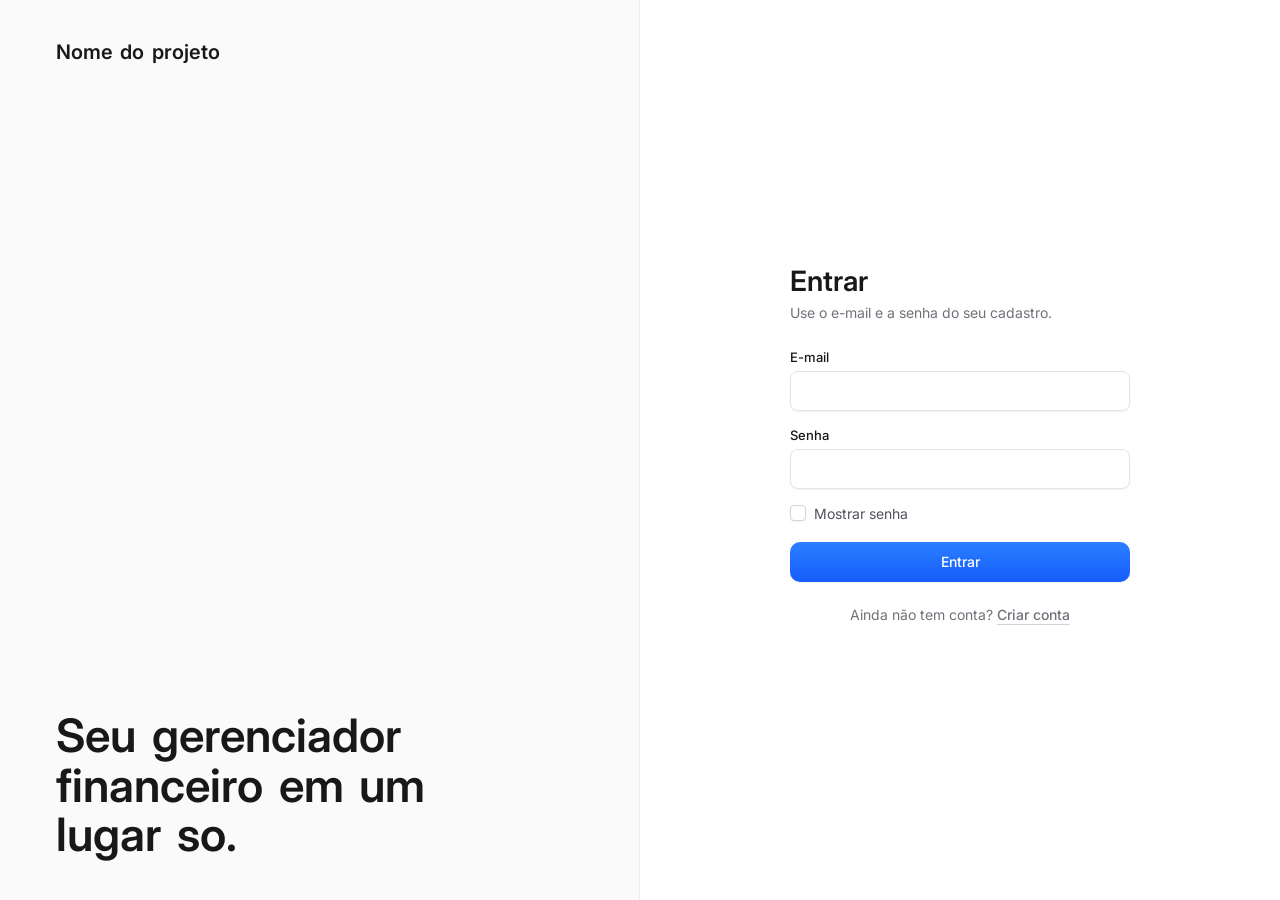
<file: frontend/index.html>
<!DOCTYPE html>
<html lang="pt-BR">
<head>
  <meta charset="utf-8">
  <meta name="viewport" content="width=device-width, initial-scale=1">
  <title>Entrar · Nome do projeto</title>
  <link rel="preconnect" href="https://fonts.googleapis.com">
  <link rel="preconnect" href="https://api.fontshare.com">
  <link href="https://fonts.googleapis.com/css2?family=Inter:wght@400;500;600&display=swap" rel="stylesheet">
  <link href="https://api.fontshare.com/v2/css?f[]=clash-display@500,600&display=swap" rel="stylesheet">
  <link rel="stylesheet" href="css/style.css">
</head>
<body>

<div class="entrada-pagina">

  <section class="entrada-lado">
    <span class="marca">Nome do projeto</span>
    <div>
      <h1>Seu gerenciador financeiro em um lugar so.</h1>
    </div>
  </section>

  <section class="entrada-form">
    <!-- INTEGRAR: enviar via fetch (POST, JSON) para ../api/login.php.
         Sucesso -> window.location = 'logado/dashboard.php'. Erro -> texto em #msg-login. -->
    <form id="form-login" novalidate>
      <h2>Entrar</h2>
      <p class="sub">Use o e-mail e a senha do seu cadastro.</p>

      <div id="msg-login" class="msg erro" role="alert"></div>

      <div class="campo">
        <label for="email">E-mail</label>
        <input type="email" id="email" name="email" maxlength="50" autocomplete="email" required>
      </div>

      <div class="campo">
        <label for="senha">Senha</label>
        <input type="password" id="senha" name="senha" autocomplete="current-password" required>
      </div>

      <label class="caixa">
        <input type="checkbox" data-mostrar-senha>
        <span class="caixa-marca"><svg viewBox="0 0 16 16" fill="none" aria-hidden="true"><path d="M4 7.7002L6.64645 10.3466C6.84171 10.5419 7.15829 10.5419 7.35355 10.3466L12 5.7002" stroke="white" stroke-width="2" stroke-linecap="round" stroke-linejoin="round" pathLength="1"/></svg></span>
        Mostrar senha
      </label>

      <button type="submit" class="btn">Entrar</button>

      <p class="troca">Ainda não tem conta? <a class="link" href="cadastro.html">Criar conta</a></p>
    </form>
  </section>

</div>

<script src="js/app.js"></script>
</body>
</html>
</file>
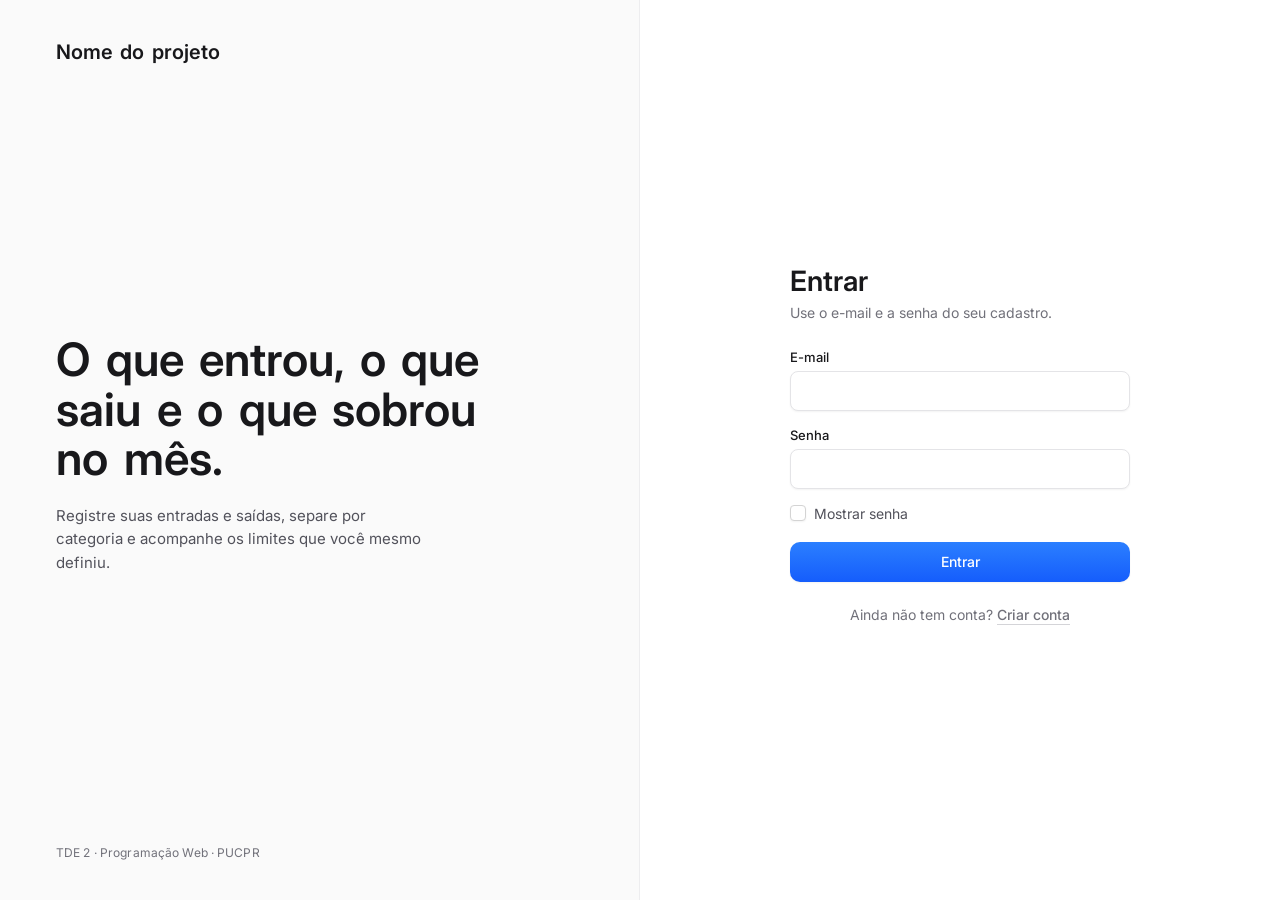
<file: frontend/front-end/index.html>
<!DOCTYPE html>
<html lang="pt-BR">
<head>
  <meta charset="utf-8">
  <meta name="viewport" content="width=device-width, initial-scale=1">
  <title>Entrar · Nome do projeto</title>
  <link rel="preconnect" href="https://fonts.googleapis.com">
  <link rel="preconnect" href="https://api.fontshare.com">
  <link href="https://fonts.googleapis.com/css2?family=Inter:wght@400;500;600&display=swap" rel="stylesheet">
  <link href="https://api.fontshare.com/v2/css?f[]=clash-display@500,600&display=swap" rel="stylesheet">
  <link rel="stylesheet" href="css/style.css">
</head>
<body>

<div class="entrada-pagina">

  <section class="entrada-lado">
    <span class="marca">Nome do projeto</span>
    <div>
      <h1>O que entrou, o que saiu e o que sobrou no mês.</h1>
      <p>Registre suas entradas e saídas, separe por categoria e acompanhe os limites que você mesmo definiu.</p>
    </div>
    <span class="rotulo">TDE 2 · Programação Web · PUCPR</span>
  </section>

  <section class="entrada-form">
    <!-- INTEGRAR: enviar via fetch (POST, JSON) para ../api/login.php.
         Sucesso -> window.location = 'logado/dashboard.php'. Erro -> texto em #msg-login. -->
    <form id="form-login" novalidate>
      <h2>Entrar</h2>
      <p class="sub">Use o e-mail e a senha do seu cadastro.</p>

      <div id="msg-login" class="msg erro" role="alert"></div>

      <div class="campo">
        <label for="email">E-mail</label>
        <input type="email" id="email" name="email" maxlength="50" autocomplete="email" required>
      </div>

      <div class="campo">
        <label for="senha">Senha</label>
        <input type="password" id="senha" name="senha" autocomplete="current-password" required>
      </div>

      <label class="caixa">
        <input type="checkbox" data-mostrar-senha>
        <span class="caixa-marca"><svg viewBox="0 0 16 16" fill="none" aria-hidden="true"><path d="M4 7.7002L6.64645 10.3466C6.84171 10.5419 7.15829 10.5419 7.35355 10.3466L12 5.7002" stroke="white" stroke-width="2" stroke-linecap="round" stroke-linejoin="round" pathLength="1"/></svg></span>
        Mostrar senha
      </label>

      <button type="submit" class="btn">Entrar</button>

      <p class="troca">Ainda não tem conta? <a class="link" href="cadastro.html">Criar conta</a></p>
    </form>
  </section>

</div>

<script src="js/app.js"></script>
</body>
</html>
</file>
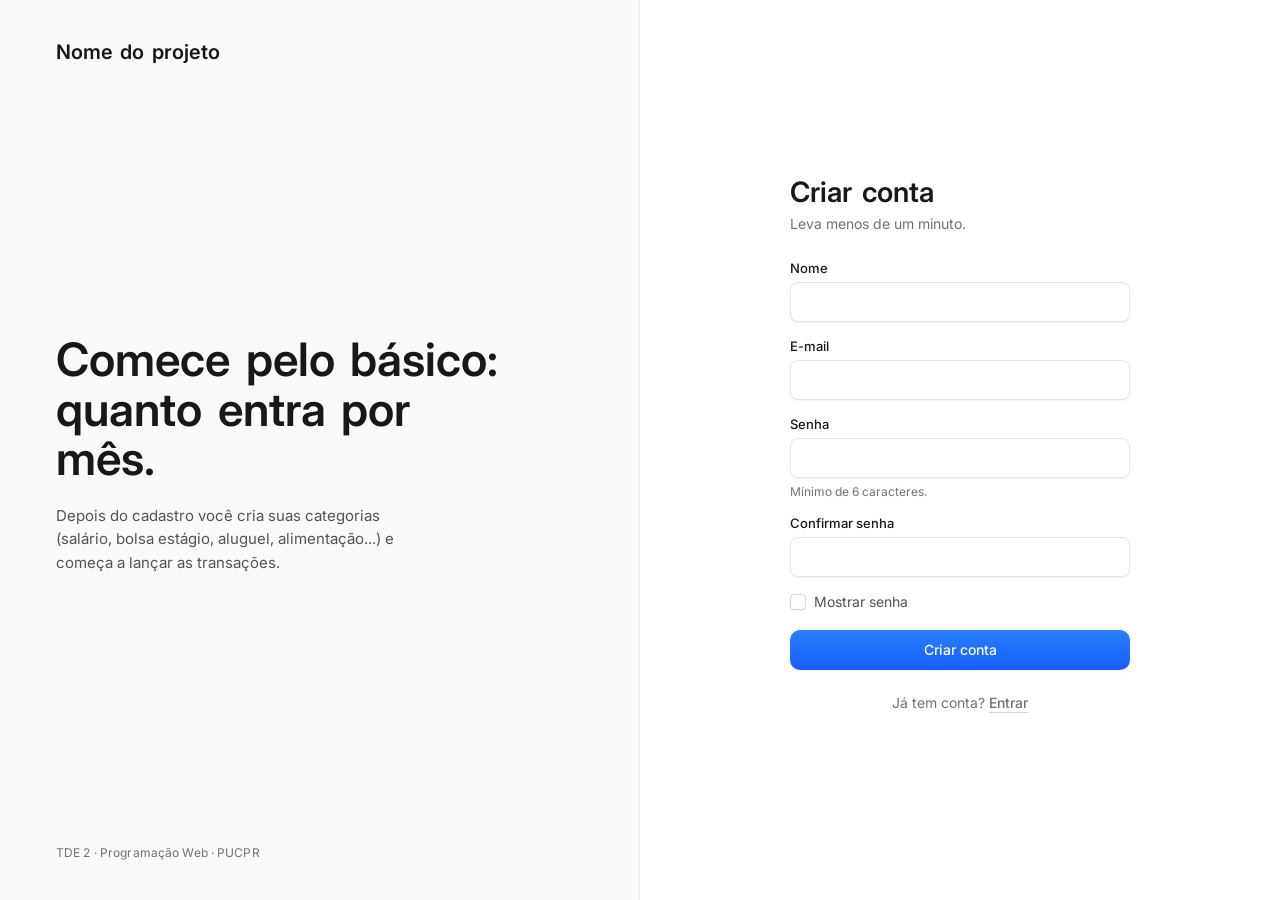
<file: frontend/cadastro.html>
<!DOCTYPE html>
<html lang="pt-BR">
<head>
  <meta charset="utf-8">
  <meta name="viewport" content="width=device-width, initial-scale=1">
  <title>Criar conta · Nome do projeto</title>
  <link rel="preconnect" href="https://fonts.googleapis.com">
  <link rel="preconnect" href="https://api.fontshare.com">
  <link href="https://fonts.googleapis.com/css2?family=Inter:wght@400;500;600&display=swap" rel="stylesheet">
  <link href="https://api.fontshare.com/v2/css?f[]=clash-display@500,600&display=swap" rel="stylesheet">
  <link rel="stylesheet" href="css/style.css">
</head>
<body>

<div class="entrada-pagina">

  <section class="entrada-lado">
    <a class="marca" href="index.html">Nome do projeto</a>
    <div>
      <h1>Comece pelo básico: quanto entra por mês.</h1>
      <p>Depois do cadastro você cria suas categorias (salário, bolsa estágio, aluguel, alimentação...) e começa a lançar as transações.</p>
    </div>
    <span class="rotulo">TDE 2 · Programação Web · PUCPR</span>
  </section>

  <section class="entrada-form">
    <!-- INTEGRAR: fetch (POST, JSON) para ../api/cadastro.php -> INSERT em usuario (senha com password_hash).
         Sucesso -> mensagem em #msg-cadastro (classe "ok") e ir para index.html. -->
    <form id="form-cadastro" novalidate>
      <h2>Criar conta</h2>
      <p class="sub">Leva menos de um minuto.</p>

      <div id="msg-cadastro" class="msg erro" role="alert"></div>

      <div class="campo">
        <label for="nome">Nome</label>
        <input type="text" id="nome" name="nome" maxlength="100" autocomplete="name" required>
      </div>

      <div class="campo">
        <label for="email">E-mail</label>
        <input type="email" id="email" name="email" maxlength="50" autocomplete="email" required>
      </div>

      <div class="campo">
        <label for="senha">Senha</label>
        <input type="password" id="senha" name="senha" minlength="6" autocomplete="new-password" required>
        <span class="dica">Mínimo de 6 caracteres.</span>
      </div>

      <div class="campo">
        <label for="confirmar">Confirmar senha</label>
        <input type="password" id="confirmar" name="confirmar" autocomplete="new-password" required>
      </div>

      <label class="caixa">
        <input type="checkbox" data-mostrar-senha>
        <span class="caixa-marca"><svg viewBox="0 0 16 16" fill="none" aria-hidden="true"><path d="M4 7.7002L6.64645 10.3466C6.84171 10.5419 7.15829 10.5419 7.35355 10.3466L12 5.7002" stroke="white" stroke-width="2" stroke-linecap="round" stroke-linejoin="round" pathLength="1"/></svg></span>
        Mostrar senha
      </label>

      <button type="submit" class="btn">Criar conta</button>

      <p class="troca">Já tem conta? <a class="link" href="index.html">Entrar</a></p>
    </form>
  </section>

</div>

<script src="js/app.js"></script>
</body>
</html>
</file>
<file: frontend/css/style.css>
/* ==========================================================
   Estilos globais
   Cores e medidas ficam nas variáveis abaixo: mude aqui e
   todas as páginas acompanham.

   Componentes convertidos de React/Tailwind para CSS puro:
   - BoardUI (boardui.com): botão, botão de fechar, checkbox,
     avatar, trilha (breadcrumb), medidor (meter), notificação
   - Cult UI (cult-ui.com): gráfico de linhas "analytics chart"
   Inspirados nos modelos de dashboard do BoardUI (sem copiar): menu com
   ícones, faixa de resumo com ícones, selos (.selo), etiquetas na lista
   de transações e a lista com barras de "Gastos por categoria".
   Títulos em Clash Display (fontshare.com), texto em Inter.
   ========================================================== */

:root {
  color-scheme: light; /* o site só tem tema claro: impede o navegador de escurecer dialog, inputs e radios */

  /* Rampa do acento (azul padrão do BoardUI). Para trocar a cor do
     sistema inteiro, mude só estas sete linhas. */
  --acento-50: #EFF6FF;
  --acento-100: #DBEAFE;
  --acento-200: #BFDBFE;
  --acento-300: #8EC5FF;
  --acento-400: #3392FF;
  --acento-500: #2B7FFF;
  --acento-600: #155DFC;
  --acento-700: #1447E6;

  --acento: var(--acento-600);
  --acento-escuro: var(--acento-700);

  --texto: #18181B;
  --texto-2: #52525B;
  --texto-3: #71717A;
  --borda: #E4E4E7;
  --borda-forte: #D4D4D8;
  --linha: #EDEDEF;
  --fundo: #FAFAFA;
  --fundo-hover: #F2F2F4;
  --fundo-ativo: #E9E9EC;
  --faixa: var(--fundo-hover); /* superfície suave: faixa do resumo e cabeçalho da lista */
  --branco: #FFFFFF;

  /* estados */
  --erro: #B42318;
  --erro-forte: #EC003F;
  --erro-fundo: #FFE4E6;
  --sucesso: #5EA500;
  --sucesso-fundo: #ECFCCA;
  --aviso: #F0B100;
  --info-fundo: var(--acento-100);

  /* radar de ações: subiu / caiu (tons escuros para o texto ter contraste no fundo branco) */
  --alta: #2E7D0F;
  --baixa: var(--erro);

  /* séries do gráfico (par validado para daltonismo e contraste) */
  --serie-entrada: #155DFC;
  --serie-saida: #E17100;

  --raio: 8px;
  --raio-botao: 10px;
  --sombra-xs: 0 1px 2px 0 rgb(0 0 0 / .05);
  --sombra-flutuante: 0 1px 1px 0 rgb(0 0 0 / .04), 0 4px 4px 0 rgb(0 0 0 / .02), 0 12px 28px -8px rgb(0 0 0 / .12);

  --fonte: 'Inter', system-ui, sans-serif;
  --fonte-titulo: 'Clash Display', 'Inter', system-ui, sans-serif;
  --suave: cubic-bezier(.23, 1, .32, 1);
}

* { box-sizing: border-box; }
[hidden] { display: none !important; }

body {
  margin: 0;
  font-family: var(--fonte);
  color: var(--texto);
  background: var(--fundo);
  -webkit-font-smoothing: antialiased;
}

/* A Clash Display tem o espaço entre palavras bem estreito: word-spacing compensa. */
h1, h2, h3, .titulo, .marca, .saldo-valor, .resumo .valor, .totais strong {
  font-family: var(--fonte-titulo);
  letter-spacing: 0;
  word-spacing: .12em;
}
h1, h2, h3, .titulo { margin: 0; }

.num { font-variant-numeric: tabular-nums; }
.rotulo { font-size: 12px; color: var(--texto-3); letter-spacing: .01em; }
.mudo { color: var(--texto-3); }

a { color: inherit; }

/* só para leitores de tela */
.so-leitor {
  position: absolute; width: 1px; height: 1px; margin: -1px; padding: 0;
  overflow: hidden; clip-path: inset(50%); white-space: nowrap; border: 0;
}

:focus-visible { outline: 2px solid var(--acento-500); outline-offset: 2px; }

/* ==========================================================
   Botões (BoardUI Button)
   .btn         primário (degradê do acento)
   .btn-borda   secundário (branco com borda)
   .btn-suave   ghost (fundo azul claro)
   .btn-perigo  ação destrutiva (degradê vermelho)
   Tamanhos: padrão 36px · .btn-p 32px · .btn-pp 24px
   .btn-icone   só ícone (quadrado)
   ========================================================== */

button { font-family: inherit; cursor: pointer; }

.btn, .btn-borda, .btn-suave, .btn-perigo {
  position: relative;
  isolation: isolate;
  display: inline-flex;
  align-items: center;
  justify-content: center;
  gap: 6px;
  height: 36px;
  padding: 0 12px;
  border: 0;
  border-radius: var(--raio-botao);
  font-size: 14px;
  font-weight: 500;
  line-height: 20px;
  white-space: nowrap;
  text-decoration: none;
  user-select: none;
  transition: background-color .15s ease, border-color .15s ease, box-shadow .15s ease,
    color .15s ease, transform .42s cubic-bezier(.4, 0, .2, 1);
}
.btn:active:not(:disabled), .btn-borda:active:not(:disabled),
.btn-suave:active:not(:disabled), .btn-perigo:active:not(:disabled) {
  transform: scale(.98);
  transition-duration: .15s, .15s, .15s, .15s, .22s;
}
.btn:disabled, .btn-borda:disabled, .btn-suave:disabled, .btn-perigo:disabled { cursor: not-allowed; box-shadow: none; }

.btn .ico, .btn-borda .ico, .btn-suave .ico, .btn-perigo .ico { width: 20px; height: 20px; flex-shrink: 0; margin-left: -4px; }

/* primário e perigo: o degradê do hover fica num ::before que aparece
   por opacidade (CSS não anima background-image) */
.btn, .btn-perigo { color: var(--branco); box-shadow: var(--sombra-xs); }
.btn { background-image: linear-gradient(180deg, var(--acento-500), var(--acento-600)); }
.btn-perigo { background-image: linear-gradient(180deg, #FB2C36, #E7000B); }
.btn::before, .btn-perigo::before {
  content: "";
  position: absolute;
  inset: 0;
  z-index: -1;
  border-radius: inherit;
  pointer-events: none;
  opacity: 0;
  transition: opacity .15s ease;
}
.btn::before { background-image: linear-gradient(180deg, var(--acento-400), var(--acento-500)); }
.btn-perigo::before { background-image: linear-gradient(180deg, #FF6467, #FB2C36); }
.btn:hover:not(:disabled)::before, .btn-perigo:hover:not(:disabled)::before { opacity: 1; }
.btn:active:not(:disabled) { background-image: linear-gradient(180deg, var(--acento-600), var(--acento-700)); }
.btn-perigo:active:not(:disabled) { background-image: linear-gradient(180deg, #E7000B, #C10007); }
.btn:active:not(:disabled)::before, .btn-perigo:active:not(:disabled)::before { opacity: 0; }
.btn:disabled { background-image: linear-gradient(180deg, #EBEBEB, #D4D4D4); color: #A1A1A1; }
.btn-perigo:disabled { background-image: linear-gradient(180deg, #FFE2E2, #FFC9C9); color: #FFA2A2; }
.btn:disabled::before, .btn-perigo:disabled::before { display: none; }

.btn-borda {
  color: var(--texto);
  background: var(--branco);
  border: 1px solid var(--borda);
  box-shadow: var(--sombra-xs);
}
.btn-borda:hover:not(:disabled) { background: var(--fundo-hover); border-color: var(--borda-forte); }
.btn-borda:active:not(:disabled) { background: var(--fundo-ativo); border-color: #A1A1AA; }
.btn-borda:disabled { background: var(--fundo-hover); color: var(--texto-3); }

.btn-suave { color: var(--acento-700); background: var(--acento-100); }
.btn-suave:hover:not(:disabled) { background: var(--acento-200); }
.btn-suave:active:not(:disabled) { background: var(--acento-300); }
.btn-suave:disabled { background: var(--acento-50); color: var(--acento-300); }

/* tamanhos */
.btn-p { height: 32px; padding: 0 10px; border-radius: 8px; }
.btn-p .ico { width: 18px; height: 18px; margin-left: -2px; }
.btn-pp { height: 24px; padding: 0 8px; border-radius: 4px; font-size: 12px; font-weight: 600; line-height: 16px; }
.btn-pp .ico { width: 14px; height: 14px; margin-left: 0; }
.btn-icone { width: 36px; padding: 0; }
.btn-icone.btn-p { width: 32px; }
.btn-icone.btn-pp { width: 24px; }
.btn-icone .ico { margin: 0; }

/* ações de linha (Editar / Excluir): tamanho xs, sem fundo até o hover */
.btn-texto {
  height: 24px;
  padding: 0 8px;
  border: 0;
  border-radius: 4px;
  background: none;
  font-size: 12px;
  font-weight: 600;
  color: var(--texto-3);
  transition: background-color .15s ease, color .15s ease;
}
.btn-texto:hover { color: var(--texto); background: var(--fundo-ativo); }
.btn-texto.perigo:hover { color: var(--erro); background: var(--erro-fundo); }

/* setas do seletor de mês: botão secundário pequeno, só ícone */
.btn-mes {
  display: inline-flex;
  align-items: center;
  justify-content: center;
  width: 32px;
  height: 32px;
  padding: 0;
  border: 1px solid var(--borda);
  border-radius: 8px;
  background: var(--branco);
  color: var(--texto-2);
  box-shadow: var(--sombra-xs);
  transition: background-color .15s ease, border-color .15s ease, transform .42s cubic-bezier(.4, 0, .2, 1);
}
.btn-mes:hover { background: var(--fundo-hover); border-color: var(--borda-forte); color: var(--texto); }
.btn-mes:active { transform: scale(.96); transition-duration: .15s, .15s, .22s; }
.btn-mes svg { width: 18px; height: 18px; }

.link {
  font-size: 14px;
  font-weight: 500;
  text-decoration: none;
  border-bottom: 1px solid var(--borda-forte);
  padding-bottom: 1px;
}
.link:hover { border-color: var(--texto); }

/* ---------- botão de fechar (BoardUI CloseButton) ----------
   Círculo com X. Cada tamanho tem o próprio SVG para o traço não escalar:
   .fechar (20px, traço 2) · .fechar-m (32px, traço 2.5) */
.fechar {
  display: inline-flex;
  flex-shrink: 0;
  align-items: center;
  justify-content: center;
  width: 20px;
  height: 20px;
  padding: 0;
  border: 0;
  border-radius: 50%;
  background: #EBEBEB;
  color: var(--texto-3);
  transition: color .15s ease, background-color .15s ease;
}
.fechar:hover { color: var(--texto); }
.fechar-m { width: 32px; height: 32px; }

/* ---------- avatar (BoardUI Avatar) ----------
   Inicial sobre um disco. Tamanhos: .avatar-pp 20 · padrão 32 */
.avatar {
  display: inline-flex;
  flex-shrink: 0;
  align-items: center;
  justify-content: center;
  width: 32px;
  height: 32px;
  overflow: hidden;
  border-radius: 50%;
  background: var(--acento-300);
  color: #1C398E;
  font-size: 16px;
  font-weight: 600;
  line-height: 22px;
  text-align: center;
  user-select: none;
}
.avatar-pp { width: 20px; height: 20px; font-size: 10px; line-height: 15px; }
.avatar img { width: 100%; height: 100%; object-fit: cover; }

/* ---------- selo (pílula de informação) ----------
   <span class="selo">61% das saídas</span>
   Some sozinho quando está vazio (sem espaço nem quebra de linha dentro). */
.selo {
  display: inline-flex;
  align-items: center;
  height: 20px;
  padding: 0 7px;
  border-radius: 6px;
  background: var(--fundo-ativo);
  color: var(--texto-2);
  font-family: var(--fonte);
  font-size: 12px;
  font-weight: 500;
  line-height: 20px;
  letter-spacing: 0;
  word-spacing: normal;
  white-space: nowrap;
  font-variant-numeric: tabular-nums;
}
.selo:empty { display: none; }

/* ---------- trilha (BoardUI Breadcrumb) ---------- */
.trilha { display: flex; overflow-x: auto; scrollbar-width: none; margin-bottom: 20px; }
.trilha::-webkit-scrollbar { display: none; }
.trilha ol { display: flex; align-items: center; gap: 10px; margin: 0; padding: 0 4px; list-style: none; }
.trilha li { display: flex; align-items: center; gap: 6px; font-size: 12px; font-weight: 500; line-height: 16px; white-space: nowrap; color: var(--texto-2); }
.trilha a {
  display: flex;
  align-items: center;
  gap: 6px;
  margin: 0 -4px;
  padding: 2px 4px;
  border-radius: 6px;
  color: var(--texto-3);
  text-decoration: none;
  transition: background-color .15s ease, color .15s ease;
}
.trilha a:hover { background: var(--fundo-hover); color: var(--texto-2); }
.trilha .separador { width: 12px; height: 12px; flex-shrink: 0; color: var(--texto-3); }

/* ==========================================================
   Formulários
   ========================================================== */

.campo { display: flex; flex-direction: column; gap: 6px; margin-bottom: 16px; }
.campo label { font-size: 13px; font-weight: 500; }
.campo .dica { font-size: 12px; color: var(--texto-3); }

input, select {
  font: inherit;
  font-size: 14px;
  height: 40px;
  padding: 0 12px;
  border: 1px solid var(--borda);
  border-radius: var(--raio);
  background: var(--branco);
  color: var(--texto);
  box-shadow: var(--sombra-xs);
  transition: border-color .15s ease, box-shadow .15s ease;
}
input:focus, select:focus { outline: none; border-color: var(--acento-500); box-shadow: 0 0 0 3px rgb(43 127 255 / .16); }

.grupo-radio { display: flex; gap: 8px; }
.grupo-radio label {
  flex: 1;
  display: flex;
  align-items: center;
  justify-content: center;
  gap: 8px;
  height: 40px;
  border: 1px solid var(--borda);
  border-radius: var(--raio);
  font-size: 14px;
  font-weight: 400;
  cursor: pointer;
  transition: border-color .15s ease, background-color .15s ease;
}
.grupo-radio input { height: auto; margin: 0; padding: 0; box-shadow: none; accent-color: var(--acento-600); }
.grupo-radio label:has(input:checked) { border-color: var(--acento-500); background: var(--acento-50); }
.grupo-radio label:has(input:focus-visible) { outline: 2px solid var(--acento-500); outline-offset: 2px; }

/* ---------- checkbox (BoardUI Checkbox) ----------
   <label class="caixa"><input type="checkbox"><span class="caixa-marca"><svg>…</svg></span>Texto</label>
   O input real fica invisível por cima da marca: teclado e leitor de tela funcionam normalmente. */
.caixa {
  position: relative;
  display: inline-flex;
  align-items: center;
  gap: 8px;
  font-size: 14px;
  font-weight: 500;
  cursor: pointer;
  user-select: none;
}
.caixa input {
  position: absolute;
  left: 0;
  top: 50%;
  width: 16px;
  height: 16px;
  margin: -8px 0 0;
  padding: 0;
  opacity: 0;
  cursor: pointer;
}
.caixa-marca {
  display: flex;
  flex-shrink: 0;
  width: 16px;
  height: 16px;
  border: 1px solid #D4D4D4;
  border-radius: 4px;
  background: var(--branco);
  box-shadow: var(--sombra-xs);
  transition: background-color .15s ease, border-color .15s ease, box-shadow .15s ease;
}
.caixa:hover .caixa-marca { border-color: #A1A1A1; }
.caixa-marca svg { width: 16px; height: 16px; margin: -1px; }
.caixa-marca path { stroke-dasharray: 1; stroke-dashoffset: 1; }
.caixa input:checked + .caixa-marca {
  border-color: transparent;
  background: linear-gradient(180deg, var(--acento-500), var(--acento-600));
  box-shadow: inset 0 2px 0 0 rgb(255 255 255 / .25), inset 0 0 0 1px var(--acento-500);
}
.caixa:hover input:checked + .caixa-marca { background: linear-gradient(180deg, var(--acento-400), var(--acento-500)); }
.caixa input:checked + .caixa-marca path { animation: desenhar-marca .2s cubic-bezier(.65, 0, .35, 1) forwards; }
.caixa input:focus-visible + .caixa-marca { outline: 2px solid var(--acento-500); outline-offset: 2px; }
.caixa input:disabled + .caixa-marca { opacity: .5; }
@keyframes desenhar-marca { to { stroke-dashoffset: 0; } }

/* caixa de mensagem (erro / sucesso) — o JS troca o texto e a classe */
.msg { font-size: 13px; padding: 10px 12px; border-radius: var(--raio); margin-bottom: 16px; }
.msg.erro { background: #FEF3F2; color: var(--erro); }
.msg.ok { background: var(--acento-50); color: var(--acento-escuro); }
.msg:empty { display: none; }

/* ==========================================================
   Layout do app (páginas logadas)
   ========================================================== */

.app { display: flex; min-height: 100vh; }

.lateral {
  width: 224px;
  flex-shrink: 0;
  padding: 32px 24px;
  border-right: 1px solid var(--linha);
  display: flex;
  flex-direction: column;
  justify-content: space-between;
  position: sticky;
  top: 0;
  height: 100vh;
}

.marca { font-family: var(--fonte-titulo); font-size: 20px; font-weight: 600; }
.lateral .marca { margin-bottom: 44px; display: block; text-decoration: none; }

.menu a {
  display: flex;
  align-items: center;
  gap: 10px;
  padding: 6px 9px;
  margin: 0 -10px 2px;
  border: 1px solid transparent;
  border-radius: 8px;
  font-size: 14px;
  color: var(--texto-3);
  text-decoration: none;
  transition: background-color .15s ease, border-color .15s ease, color .15s ease;
}
.menu-ico { width: 18px; height: 18px; flex-shrink: 0; }
.menu a:hover { background: var(--fundo-hover); color: var(--texto); }
.menu a.ativo { background: var(--branco); border-color: var(--borda); box-shadow: var(--sombra-xs); color: var(--texto); font-weight: 500; }
.menu a.ativo .menu-ico { color: var(--acento-600); }

.usuario { display: flex; align-items: center; gap: 10px; min-width: 0; font-size: 13px; color: var(--texto-3); }
.usuario-texto { min-width: 0; }
.usuario strong { display: block; color: var(--texto); font-weight: 500; margin-bottom: 2px; overflow: hidden; text-overflow: ellipsis; white-space: nowrap; }
.usuario a { text-decoration: none; }
.usuario a:hover { color: var(--texto); }

.conteudo { flex: 1; min-width: 0; max-width: 1120px; padding: 28px 72px 120px 80px; }

.topo { display: flex; justify-content: space-between; align-items: center; gap: 16px; }
.topo h1 { font-size: 30px; font-weight: 600; }

.seletor-mes { display: flex; align-items: center; gap: 12px; }
.seletor-mes span { font-size: 14px; font-weight: 500; min-width: 96px; text-align: center; }

.secao { margin-top: 64px; }
.secao-topo { display: flex; justify-content: space-between; align-items: baseline; margin-bottom: 16px; }
.secao h2 { font-size: 20px; font-weight: 500; }

.duas-colunas { display: grid; grid-template-columns: minmax(0, 1.4fr) minmax(0, 1fr); gap: 64px; }

/* ---------- dashboard ---------- */

.saldo { margin-top: 64px; }
.saldo-valor { font-family: var(--fonte-titulo); font-size: 76px; font-weight: 600; line-height: 1; letter-spacing: -0.01em; margin-top: 12px; }
.saldo-valor .centavos { color: var(--texto-3); }
.saldo p { margin: 18px 0 0; font-size: 15px; color: var(--texto-2); max-width: 440px; line-height: 1.55; }

/* resumo: uma faixa suave só, com ícone + rótulo + valor em cada parte */
.resumo { display: grid; grid-template-columns: repeat(3, minmax(0, 1fr)); gap: 0; margin: 56px -24px 0; padding: 20px 0; border-radius: 16px; background: var(--faixa); }
.resumo > div { min-width: 0; padding: 0 24px; }
.resumo > div + div { border-left: 1px solid var(--borda-forte); }
.resumo .rotulo { color: var(--texto-2); }
.resumo-icone { display: flex; align-items: center; justify-content: center; width: 32px; height: 32px; margin-bottom: 14px; border-radius: 8px; background: var(--branco); box-shadow: var(--sombra-xs); color: var(--texto-2); }
.resumo-icone svg { width: 18px; height: 18px; }
.resumo-icone.entrada { color: var(--serie-entrada); }
.resumo-icone.saida { color: var(--serie-saida); }
.resumo .valor { font-family: var(--fonte-titulo); font-size: clamp(20px, 2.1vw, 26px); font-weight: 500; margin-top: 8px; white-space: nowrap; }
.resumo-linha { display: flex; align-items: baseline; flex-wrap: wrap; gap: 4px 10px; margin-top: 8px; min-width: 0; }
.resumo-linha .valor { margin-top: 0; min-width: 0; white-space: normal; overflow-wrap: anywhere; }

/* ---------- gráfico (Cult UI analytics chart, em SVG + JS puro) ----------
   O JS desenha tudo dentro de #grafico: ver desenharGrafico() em app.js. */
.legenda { display: flex; gap: 16px; }
.legenda i { display: inline-block; width: 8px; height: 8px; border-radius: 50%; margin-right: 6px; }
.cor-entrada { background: var(--serie-entrada); }
.cor-saida { background: var(--serie-saida); }

.grafico { position: relative; height: 260px; margin-top: 20px; user-select: none; touch-action: pan-y; border-radius: var(--raio); }
.grafico svg { display: block; width: 100%; height: 100%; overflow: visible; }
.grafico .grade { stroke: var(--borda); stroke-width: 1; }
.grafico .base { stroke: var(--borda-forte); }
.grafico .guia { stroke: var(--borda-forte); stroke-width: 1; stroke-dasharray: 3 3; opacity: 0; transition: opacity .15s ease; }
.grafico.ativo .guia { opacity: 1; }
.grafico text { font-family: var(--fonte); font-size: 11px; fill: var(--texto-3); font-variant-numeric: tabular-nums; }
.grafico .linha { fill: none; stroke-width: 2.5; stroke-linecap: round; stroke-linejoin: round; }
.grafico .ponto { stroke: var(--fundo); stroke-width: 2.5; transition: opacity .35s ease; }
.grafico .ponto.oculto { opacity: 0; transition-duration: .12s; }
.grafico .serie-entrada { stroke: var(--serie-entrada); }
.grafico .serie-saida { stroke: var(--serie-saida); }
.grafico .ponto.serie-entrada { fill: var(--serie-entrada); stroke: var(--fundo); }
.grafico .ponto.serie-saida { fill: var(--serie-saida); stroke: var(--fundo); }
.grafico.entrando .grade, .grafico.entrando text, .grafico.entrando .ponto { opacity: 0; }
.grafico .grade, .grafico text { transition: opacity .6s ease; }

/* marcador sobre o ponto ativo + cartão flutuante */
.grafico-marca {
  position: absolute;
  width: 22px;
  height: 22px;
  margin: -11px 0 0 -11px;
  border: 1px solid var(--borda);
  border-radius: 50%;
  background: var(--branco);
  pointer-events: none;
  opacity: 0;
  filter: blur(4px);
  transition: opacity .22s var(--suave), filter .22s var(--suave);
}
.grafico-marca::after { content: ""; position: absolute; inset: 5.5px; border-radius: 50%; background: var(--cor); }
.grafico-cartao {
  position: absolute;
  z-index: 5;
  padding: 9px 13px;
  border: 1px solid var(--borda);
  border-radius: 10px;
  background: var(--branco);
  box-shadow: 0 1px 2px -1px rgb(0 0 0 / .07), 0 3px 8px 0 rgb(0 0 0 / .04), 0 8px 20px -4px rgb(0 0 0 / .06);
  white-space: nowrap;
  pointer-events: none;
  opacity: 0;
  filter: blur(4px);
  transition: opacity .22s var(--suave), filter .22s var(--suave);
}
.grafico.ativo .grafico-marca, .grafico.ativo .grafico-cartao { opacity: 1; filter: blur(0); }
.grafico-cartao .quando { font-size: 11px; font-weight: 500; line-height: 1; color: var(--texto-3); margin-bottom: 2px; }
.grafico-cartao .item { display: flex; align-items: center; justify-content: space-between; gap: 14px; margin-top: 5px; }
.grafico-cartao .chip {
  display: inline-flex;
  align-items: center;
  gap: 6px;
  padding: 1.5px 6px;
  border-radius: 4px;
  background: color-mix(in srgb, var(--cor) 14%, transparent);
  font-size: 12.5px;
  font-weight: 600;
  line-height: 19px;
  color: var(--texto);
}
.grafico-cartao .chip::before { content: ""; width: 7px; height: 7px; border-radius: 50%; background: var(--cor); }
.grafico-cartao .quanto { font-size: 13px; font-weight: 500; line-height: 19px; color: var(--texto-2); font-variant-numeric: tabular-nums; }
.grafico .vazio { border-top: 0; padding: 104px 0 0; }

/* ---------- gastos por categoria (ideia do Bar List Card do BoardUI) ----------
   Cada linha tem uma barra atrás do nome com a parte da categoria nas saídas do mês:
   <div class="barra-linha" style="--p: 61%"><span class="nome">…</span><span class="num">R$ …</span><span class="num parte">61%</span></div> */
.barra-linha {
  position: relative;
  isolation: isolate;
  display: flex;
  align-items: center;
  gap: 12px;
  min-height: 36px;
  margin-bottom: 4px;
  padding: 0 10px 0 0;
  border-radius: 8px;
  font-size: 14px;
}
.barra-linha .nome::before {
  content: "";
  position: absolute;
  inset: 0 auto 0 0;
  z-index: -1;
  width: var(--p, 0%);
  min-width: 4px;
  border-radius: 8px;
  background: color-mix(in srgb, var(--serie-saida) 18%, transparent);
}
.barra-linha .nome { position: relative; align-self: stretch; flex: 1; min-width: 0; padding: 0 10px; border-radius: 8px; line-height: 36px; overflow: hidden; text-overflow: ellipsis; white-space: nowrap; font-weight: 500; }
.barra-linha .num { flex-shrink: 0; color: var(--texto-2); }
.barra-linha .parte { width: 38px; text-align: right; color: var(--texto); font-weight: 500; }

/* ---------- limites por categoria (BoardUI Meter) ----------
   .orcamento            dentro do limite (acento)
   .orcamento.atencao    80% ou mais do limite (amarelo)
   .orcamento.estourou   passou do limite (vermelho)
   A barra anda por translate: style="--p: 69%" no div de dentro do .trilho. */
.orcamento { display: flex; flex-direction: column; gap: 6px; padding: 12px 0; }
.orcamento-topo { display: flex; justify-content: space-between; align-items: baseline; gap: 12px; font-size: 14px; }
.orcamento-topo span:first-child { font-weight: 500; min-width: 0; overflow: hidden; text-overflow: ellipsis; white-space: nowrap; }
.orcamento-topo .num { flex-shrink: 0; color: var(--texto-2); }
.trilho { position: relative; height: 6px; overflow: hidden; border-radius: 999px; background: var(--borda); color: var(--acento-500); }
.trilho div {
  position: absolute;
  inset: 0;
  border-radius: inherit;
  background: currentColor;
  translate: calc(var(--p, 0%) - 100%) 0;
  transition: translate .5s cubic-bezier(.22, 1, .36, 1);
}
.orcamento-nota { font-size: 12px; font-weight: 500; line-height: 16px; color: var(--texto-2); }
.orcamento.atencao .trilho { color: var(--aviso); }
.orcamento.estourou .trilho { color: var(--erro-forte); }
.orcamento.estourou .orcamento-nota { color: var(--erro); }

/* ---------- lista de transações (dashboard e transacoes.php) ---------- */

.lista-linha {
  display: grid;
  grid-template-columns: 64px minmax(0, 1fr) 140px 140px 116px;
  align-items: center;
  gap: 16px;
  padding: 14px 12px;
  margin: 0 -12px;
  border-top: 1px solid var(--linha);
  font-size: 14px;
  transition: background-color .15s ease;
}
.lista-linha:hover { background: var(--fundo-hover); }
.lista-linha:last-child { border-bottom: 1px solid var(--linha); }
.lista-linha .descricao { font-weight: 500; min-width: 0; overflow-wrap: anywhere; }
.lista-linha .descricao:empty::before { content: "Sem descrição"; color: var(--texto-3); font-weight: 400; }
/* categoria como etiqueta neutra (o banco não guarda cor por categoria) */
.lista-linha .cat { justify-self: start; max-width: 100%; padding: 2px 8px; border-radius: 6px; background: var(--fundo-ativo); color: var(--texto-2); font-size: 12px; font-weight: 500; line-height: 16px; overflow: hidden; text-overflow: ellipsis; white-space: nowrap; }
/* valor: as duas classes têm o mesmo recuo para os dígitos alinharem; só a entrada ganha fundo */
.lista-linha .valor { justify-self: end; padding: 2px 8px; border-radius: 6px; white-space: nowrap; }
.lista-linha .valor.entrada { background: var(--acento-100); color: var(--acento-700); font-weight: 500; }
.lista-linha .valor.saida { color: var(--texto-2); }
.acoes { display: flex; gap: 2px; justify-content: flex-end; opacity: 0; transition: opacity .15s; }
.lista-linha:hover .acoes, .lista-linha:focus-within .acoes { opacity: 1; }
@media (hover: none) { .acoes { opacity: 1; } }

.lista-cabecalho { display: grid; grid-template-columns: 64px minmax(0, 1fr) 140px 140px 116px; gap: 16px; margin: 0 -12px; padding: 8px 12px; border-radius: 8px; background: var(--faixa); color: var(--texto-2); font-weight: 500; }
.lista-cabecalho span:nth-child(4) { text-align: right; padding-right: 8px; }
.lista-cabecalho + div > .lista-linha:first-child { border-top-color: transparent; }

.vazio { padding: 48px 0; text-align: center; color: var(--texto-3); font-size: 14px; border-top: 1px solid var(--linha); }

/* ---------- transacoes.php ---------- */

.filtros { display: flex; gap: 12px; align-items: center; margin-top: 40px; flex-wrap: wrap; }
.filtros select, .filtros input { height: 36px; }
.abas { display: inline-flex; border: 1px solid var(--borda); border-radius: var(--raio-botao); padding: 2px; background: var(--branco); box-shadow: var(--sombra-xs); }
.abas button { border: 0; background: none; height: 30px; padding: 0 12px; border-radius: 7px; font-size: 13px; color: var(--texto-3); transition: background-color .15s ease, color .15s ease; }
.abas button:hover { color: var(--texto); }
.abas button.ativo { background: var(--fundo-hover); color: var(--texto); font-weight: 500; }
.resultado { margin-left: auto; }

.totais { display: flex; flex-wrap: wrap; gap: 16px 40px; margin-top: 32px; padding-bottom: 24px; font-size: 14px; }
.totais strong { display: block; font-family: var(--fonte-titulo); font-size: 20px; font-weight: 500; margin-top: 4px; white-space: nowrap; }

/* ---------- categorias.php ---------- */

.categoria-linha {
  display: grid;
  grid-template-columns: minmax(0, 1fr) auto 116px;
  align-items: center;
  gap: 16px;
  padding: 14px 12px;
  margin: 0 -12px;
  border-top: 1px solid var(--linha);
  font-size: 14px;
  transition: background-color .15s ease;
}
.categoria-linha:hover { background: var(--fundo-hover); }
.categoria-linha:last-child { border-bottom: 1px solid var(--linha); }
.categoria-linha .nome { font-weight: 500; min-width: 0; overflow-wrap: anywhere; }
.categoria-linha .num { text-align: right; }
.categoria-linha:hover .acoes, .categoria-linha:focus-within .acoes { opacity: 1; }
#lista-entradas .categoria-linha { grid-template-columns: minmax(0, 1fr) 116px; }
.categoria-linha .num:empty::before { content: "Sem limite"; }
.marca-cor { display: inline-block; width: 8px; height: 8px; margin-right: 8px; border-radius: 50%; vertical-align: middle; }
.contador { display: inline-block; margin-left: 8px; padding: 1px 7px; border-radius: 999px; background: var(--fundo-ativo); color: var(--texto-2); font-family: var(--fonte); font-size: 12px; font-weight: 500; line-height: 16px; letter-spacing: 0; word-spacing: normal; vertical-align: middle; font-variant-numeric: tabular-nums; }
.cabecalho-limite { margin-right: 132px; }

/* ---------- radar.php: radar e carteira ---------- */

/* cores de subiu / caiu (usadas no radar, na carteira e nos totais) */
.alta { color: var(--alta); font-weight: 500; }
.baixa { color: var(--baixa); font-weight: 500; }

/* cabeçalhos das listas (mesmo visual de .lista-cabecalho) */
.radar-cabecalho, .carteira-cabecalho { margin: 0 -12px; padding: 8px 12px; border-radius: 8px; background: var(--faixa); color: var(--texto-2); font-weight: 500; }

/* linhas das listas (mesmo visual de .lista-linha) */
.radar-linha, .carteira-linha {
  padding: 14px 12px;
  margin: 0 -12px;
  border-top: 1px solid var(--linha);
  font-size: 14px;
  transition: background-color .15s ease;
}
.radar-linha:hover, .carteira-linha:hover { background: var(--fundo-hover); }
.radar-linha:last-child, .carteira-linha:last-child { border-bottom: 1px solid var(--linha); }
.radar-cabecalho + div > .radar-linha:first-child,
.carteira-cabecalho + div > .carteira-linha:first-child { border-top-color: transparent; }

/* mercado como etiqueta neutra, igual à categoria na lista de transações */
.carteira-linha .cat { padding: 2px 8px; border-radius: 6px; background: var(--fundo-ativo); color: var(--texto-2); font-size: 12px; font-weight: 500; line-height: 16px; }
.radar-linha .acoes, .carteira-linha .acoes { justify-content: flex-end; margin-left: 0; }

/* radar: Ação · Preço · Variação · Atualização · botão */
.radar-mercado { margin: 24px 0 10px; font-family: var(--fonte); font-size: 14px; font-weight: 600; color: var(--texto-2); word-spacing: normal; }
.radar-cabecalho, .radar-linha {
  display: grid;
  grid-template-columns: minmax(0, 1fr) 120px 120px 200px 150px;
  align-items: center;
  gap: 16px;
}
.radar-cabecalho span:nth-child(2), .radar-cabecalho span:nth-child(3) { text-align: right; }
.radar-linha .nome { font-weight: 600; min-width: 0; overflow-wrap: anywhere; }
.radar-linha .preco, .radar-linha .variacao { text-align: right; white-space: nowrap; }
.radar-linha .preco { font-weight: 500; }
.radar-linha .quando { font-size: 13px; }
.radar-linha .quando .selo { margin-left: 4px; background: #FEF3C7; color: #92400E; }
.radar-linha .acoes { opacity: 1; }   /* o link "Adicionar à carteira" fica sempre visível */
/* o "Adicionar à carteira" do radar é um link (leva para a carteira) com cara de botão */
a.btn-texto { display: inline-flex; align-items: center; text-decoration: none; }
/* busca do radar */
.radar-busca { width: min(320px, 100%); height: 36px; }

/* carteira: totais por moeda (um bloco para R$ e outro para US$) */
.carteira-totais { align-items: flex-end; margin-top: 8px; padding-bottom: 16px; }
.carteira-totais-titulo { flex-basis: 100%; font-size: 13px; font-weight: 600; color: var(--texto-2); }

/* carteira: Ação · Qtd. · Preço médio · Preço atual · Valor atual · Resultado · ações */
.carteira-cabecalho, .carteira-linha {
  display: grid;
  grid-template-columns: minmax(0, 1fr) 64px 110px 110px 120px 170px 116px;
  align-items: center;
  gap: 16px;
}
.carteira-cabecalho span:nth-child(n+2):nth-child(-n+6) { text-align: right; }
.carteira-linha .num { text-align: right; white-space: nowrap; }
.carteira-linha .ticker { font-weight: 600; }
.carteira-linha .nome { min-width: 0; }
.carteira-linha:hover .acoes, .carteira-linha:focus-within .acoes { opacity: 1; }

/* tela média: no radar, a "Atualização" e o botão descem para uma segunda linha;
   na carteira, o cabeçalho some e cada valor mostra o próprio nome em cima (data-rotulo) */
@media (max-width: 1100px) {
  .radar-cabecalho, .radar-linha { grid-template-columns: minmax(0, 1fr) 110px 110px; }
  .radar-cabecalho span:nth-child(4), .radar-cabecalho span:nth-child(5) { display: none; }
  .radar-linha .quando { grid-column: 1 / 2; }
  .radar-linha .acoes { grid-column: 2 / -1; }

  .carteira-cabecalho { display: none; }
  .carteira-linha { grid-template-columns: repeat(3, minmax(0, 1fr)); gap: 12px 16px; align-items: start; }
  .carteira-linha .num { text-align: left; white-space: normal; }
  .carteira-linha [data-rotulo]::before { content: attr(data-rotulo); display: block; margin-bottom: 2px; font-size: 12px; color: var(--texto-3); }
  .carteira-linha .acoes { grid-column: 1 / -1; opacity: 1; justify-content: flex-start; margin-left: -8px; }
}

/* celular: duas colunas */
@media (max-width: 520px) {
  .radar-cabecalho { display: none; }
  .radar-linha { grid-template-columns: minmax(0, 1fr) auto; gap: 6px 12px; }
  .radar-linha .nome { grid-row: span 2; }   /* preço e variação ficam um embaixo do outro, à direita */
  .radar-linha .quando { grid-column: 1 / -1; }
  .radar-linha .acoes { grid-column: 1 / -1; justify-content: flex-start; margin-left: -8px; }
  .carteira-linha { grid-template-columns: repeat(2, minmax(0, 1fr)); }
  .carteira-linha .nome { grid-column: 1 / -1; }
}

/* ---------- modal (<dialog>) ---------- */

dialog {
  border: 0;
  border-radius: 16px;
  padding: 24px;
  width: min(420px, calc(100vw - 32px));
  background: var(--branco);
  color: var(--texto);
  box-shadow: 0 20px 50px rgb(24 24 27 / .18);
}
dialog::backdrop { background: rgb(24 24 27 / .35); }
dialog[open] { animation: modal-entra .22s var(--suave); }
@keyframes modal-entra { from { opacity: 0; transform: translateY(8px) scale(.98); } }
dialog h2 { font-size: 20px; font-weight: 500; }
.modal-topo { display: flex; align-items: center; justify-content: space-between; gap: 16px; margin-bottom: 20px; }
.modal-texto { margin: -8px 0 20px; font-size: 14px; line-height: 1.55; color: var(--texto-2); }
.modal-botoes { display: flex; justify-content: flex-end; gap: 8px; margin-top: 8px; }

/* ---------- notificações (BoardUI Notification) ----------
   Criadas pelo JS: notificar({ titulo, descricao, status }) em app.js. */
.avisos {
  position: fixed;
  right: 24px;
  bottom: 24px;
  z-index: 100;
  display: flex;
  flex-direction: column;
  gap: 12px;
  width: min(400px, calc(100vw - 24px));
  pointer-events: none;
}
.aviso {
  position: relative;
  display: flex;
  align-items: flex-start;
  gap: 12px;
  overflow: hidden;
  padding: 16px 44px 16px 16px;
  border: 1px solid var(--borda);
  border-radius: 16px;
  background: var(--branco);
  box-shadow: var(--sombra-flutuante);
  pointer-events: auto;
  animation: aviso-entra .25s ease-out;
  transition: opacity .18s ease-out, transform .18s ease-out, filter .18s ease-out;
}
.aviso.saindo { opacity: 0; transform: translateY(8px) scale(.96); filter: blur(3px); }
@keyframes aviso-entra { from { opacity: 0; transform: translateY(12px) scale(.97); filter: blur(4px); } }
.aviso-icone {
  display: flex;
  flex-shrink: 0;
  align-items: center;
  justify-content: center;
  width: 40px;
  height: 40px;
  border-radius: 50%;
  background: var(--info-fundo);
  color: var(--acento-600);
}
.aviso-icone svg { width: 20px; height: 20px; }
.aviso.sucesso .aviso-icone { background: var(--sucesso-fundo); color: var(--sucesso); }
.aviso.erro .aviso-icone { background: var(--erro-fundo); color: var(--erro-forte); }
.aviso-texto { display: flex; flex: 1; flex-direction: column; gap: 4px; min-width: 0; font-size: 14px; line-height: 20px; }
.aviso-texto p { margin: 0; }
.aviso-titulo { font-weight: 500; }
.aviso-descricao { color: var(--texto-2); }
.aviso-texto:has(.aviso-titulo:only-child) { align-self: center; }
.aviso .fechar { position: absolute; top: 12px; right: 12px; }
.aviso-tempo { position: absolute; left: 0; right: 0; bottom: 0; height: 3px; background: var(--acento-600); transform-origin: left; }

/* ==========================================================
   Login e cadastro
   ========================================================== */

.entrada-pagina { min-height: 100vh; display: grid; grid-template-columns: 1fr 1fr; }

.entrada-lado {
  padding: 40px 56px;
  border-right: 1px solid var(--linha);
  display: flex;
  flex-direction: column;
  justify-content: space-between;
}
.entrada-lado .marca { text-decoration: none; }
.entrada-lado h1 { font-size: 46px; font-weight: 600; line-height: 1.08; max-width: 460px; }
.entrada-lado p { color: var(--texto-2); font-size: 15px; line-height: 1.55; max-width: 380px; margin: 20px 0 0; }

.entrada-form { display: flex; align-items: center; justify-content: center; padding: 40px 24px; background: var(--branco); }
.entrada-form form { width: 100%; max-width: 340px; }
.entrada-form h2 { font-size: 28px; font-weight: 600; margin-bottom: 6px; }
.entrada-form .sub { font-size: 14px; color: var(--texto-3); margin: 0 0 28px; }
.entrada-form .caixa { margin: 0 0 20px; font-weight: 400; color: var(--texto-2); }
.entrada-form .btn { width: 100%; height: 40px; }
.troca { font-size: 14px; color: var(--texto-3); margin-top: 24px; text-align: center; }

/* ==========================================================
   Telas menores
   ========================================================== */

/* entre 901 e 1100px a barra lateral ainda aparece e sobra pouco espaço:
   as duas colunas viram uma e as ações da linha descem para a segunda linha */
@media (max-width: 1100px) {
  .duas-colunas { grid-template-columns: minmax(0, 1fr); gap: 40px; }
  .lista-linha, .lista-cabecalho { grid-template-columns: 56px minmax(0, 1fr) 120px 120px; }
  .lista-cabecalho span:nth-child(5) { display: none; }
  .lista-linha .acoes { opacity: 1; grid-column: 2 / -1; justify-content: flex-start; margin-left: -8px; }
}

@media (max-width: 900px) {
  .app { flex-direction: column; }
  .lateral { width: auto; height: auto; position: static; flex-direction: row; align-items: center; flex-wrap: wrap; gap: 12px; padding: 16px 20px; border-right: 0; border-bottom: 1px solid var(--linha); }
  .lateral > div:first-child { display: flex; align-items: center; flex-wrap: wrap; gap: 8px 12px; }
  .lateral .marca { margin: 0 4px 0 0; }
  .menu { display: flex; gap: 4px; }
  .menu a { margin: 0; }
  .conteudo { padding: 24px 20px 64px; }
  .duas-colunas { grid-template-columns: minmax(0, 1fr); gap: 40px; }
  .resumo { grid-template-columns: minmax(0, 1fr); margin: 40px 0 0; padding: 4px 0; }
  .resumo > div { display: grid; grid-template-columns: 32px minmax(0, 1fr); column-gap: 12px; align-items: center; padding: 14px 16px; }
  .resumo > div + div { border-left: 0; border-top: 1px solid var(--borda-forte); }
  .resumo-icone { grid-row: 1 / span 2; margin: 0; }
  .resumo .valor, .resumo-linha { margin-top: 2px; }
  .resultado { margin-left: 0; }
  .secao { margin-top: 56px; }
  .saldo { margin-top: 40px; }
  .saldo-valor { font-size: 48px; }
  .topo { flex-wrap: wrap; }
  .lista-linha, .lista-cabecalho { grid-template-columns: 56px minmax(0, 1fr) auto; }
  .lista-linha .cat, .lista-cabecalho span:nth-child(3), .lista-cabecalho span:nth-child(5) { display: none; }
  .acoes { opacity: 1; grid-column: 2 / -1; justify-content: flex-start; margin-left: -8px; }
  .cabecalho-limite { margin-right: 0; }
  .categoria-linha { grid-template-columns: 1fr auto !important; }
  .categoria-linha .acoes { grid-column: 1 / -1; }
  .totais { gap: 24px; flex-wrap: wrap; }
  .totais strong { font-size: 17px; }
  .avisos { right: 12px; bottom: 12px; }
  .entrada-pagina { grid-template-columns: 1fr; }
  .entrada-lado { border-right: 0; border-bottom: 1px solid var(--linha); padding: 28px 24px; gap: 32px; }
  .entrada-lado h1 { font-size: 32px; }
}

@media (max-width: 520px) { .menu-ico { display: none; } }

@media (prefers-reduced-motion: reduce) {
  *, *::before, *::after { animation-duration: .01ms !important; transition-duration: .01ms !important; }
}
</file>
<file: frontend/front-end/css/style.css>
/* ==========================================================
   Estilos globais
   Cores e medidas ficam nas variáveis abaixo: mude aqui e
   todas as páginas acompanham.

   Componentes convertidos de React/Tailwind para CSS puro:
   - BoardUI (boardui.com): botão, botão de fechar, checkbox,
     avatar, trilha (breadcrumb), medidor (meter), notificação
   - Cult UI (cult-ui.com): gráfico de linhas "analytics chart"
   Títulos em Clash Display (fontshare.com), texto em Inter.
   ========================================================== */

:root {
  /* Rampa do acento (azul padrão do BoardUI). Para trocar a cor do
     sistema inteiro, mude só estas sete linhas. */
  --acento-50: #EFF6FF;
  --acento-100: #DBEAFE;
  --acento-200: #BFDBFE;
  --acento-300: #8EC5FF;
  --acento-400: #3392FF;
  --acento-500: #2B7FFF;
  --acento-600: #155DFC;
  --acento-700: #1447E6;

  --acento: var(--acento-600);
  --acento-escuro: var(--acento-700);

  --texto: #18181B;
  --texto-2: #52525B;
  --texto-3: #71717A;
  --borda: #E4E4E7;
  --borda-forte: #D4D4D8;
  --linha: #EDEDEF;
  --fundo: #FAFAFA;
  --fundo-hover: #F2F2F4;
  --fundo-ativo: #E9E9EC;
  --branco: #FFFFFF;

  /* estados */
  --erro: #B42318;
  --erro-forte: #EC003F;
  --erro-fundo: #FFE4E6;
  --sucesso: #5EA500;
  --sucesso-fundo: #ECFCCA;
  --aviso: #F0B100;
  --info-fundo: var(--acento-100);

  /* séries do gráfico (par validado para daltonismo e contraste) */
  --serie-entrada: #155DFC;
  --serie-saida: #E17100;

  --raio: 8px;
  --raio-botao: 10px;
  --sombra-xs: 0 1px 2px 0 rgb(0 0 0 / .05);
  --sombra-flutuante: 0 1px 1px 0 rgb(0 0 0 / .04), 0 4px 4px 0 rgb(0 0 0 / .02), 0 12px 28px -8px rgb(0 0 0 / .12);

  --fonte: 'Inter', system-ui, sans-serif;
  --fonte-titulo: 'Clash Display', 'Inter', system-ui, sans-serif;
  --suave: cubic-bezier(.23, 1, .32, 1);
}

* { box-sizing: border-box; }
[hidden] { display: none !important; }

body {
  margin: 0;
  font-family: var(--fonte);
  color: var(--texto);
  background: var(--fundo);
  -webkit-font-smoothing: antialiased;
}

/* A Clash Display tem o espaço entre palavras bem estreito: word-spacing compensa. */
h1, h2, h3, .titulo, .marca, .saldo-valor, .resumo .valor, .totais strong {
  font-family: var(--fonte-titulo);
  letter-spacing: 0;
  word-spacing: .12em;
}
h1, h2, h3, .titulo { margin: 0; }

.num { font-variant-numeric: tabular-nums; }
.rotulo { font-size: 12px; color: var(--texto-3); letter-spacing: .01em; }
.mudo { color: var(--texto-3); }

a { color: inherit; }

/* só para leitores de tela */
.so-leitor {
  position: absolute; width: 1px; height: 1px; margin: -1px; padding: 0;
  overflow: hidden; clip-path: inset(50%); white-space: nowrap; border: 0;
}

:focus-visible { outline: 2px solid var(--acento-500); outline-offset: 2px; }

/* ==========================================================
   Botões (BoardUI Button)
   .btn         primário (degradê do acento)
   .btn-borda   secundário (branco com borda)
   .btn-suave   ghost (fundo azul claro)
   .btn-perigo  ação destrutiva (degradê vermelho)
   Tamanhos: padrão 36px · .btn-p 32px · .btn-pp 24px
   .btn-icone   só ícone (quadrado)
   ========================================================== */

button { font-family: inherit; cursor: pointer; }

.btn, .btn-borda, .btn-suave, .btn-perigo {
  position: relative;
  isolation: isolate;
  display: inline-flex;
  align-items: center;
  justify-content: center;
  gap: 6px;
  height: 36px;
  padding: 0 12px;
  border: 0;
  border-radius: var(--raio-botao);
  font-size: 14px;
  font-weight: 500;
  line-height: 20px;
  white-space: nowrap;
  text-decoration: none;
  user-select: none;
  transition: background-color .15s ease, border-color .15s ease, box-shadow .15s ease,
    color .15s ease, transform .42s cubic-bezier(.4, 0, .2, 1);
}
.btn:active:not(:disabled), .btn-borda:active:not(:disabled),
.btn-suave:active:not(:disabled), .btn-perigo:active:not(:disabled) {
  transform: scale(.98);
  transition-duration: .15s, .15s, .15s, .15s, .22s;
}
.btn:disabled, .btn-borda:disabled, .btn-suave:disabled, .btn-perigo:disabled { cursor: not-allowed; box-shadow: none; }

.btn .ico, .btn-borda .ico, .btn-suave .ico, .btn-perigo .ico { width: 20px; height: 20px; flex-shrink: 0; margin-left: -4px; }

/* primário e perigo: o degradê do hover fica num ::before que aparece
   por opacidade (CSS não anima background-image) */
.btn, .btn-perigo { color: var(--branco); box-shadow: var(--sombra-xs); }
.btn { background-image: linear-gradient(180deg, var(--acento-500), var(--acento-600)); }
.btn-perigo { background-image: linear-gradient(180deg, #FB2C36, #E7000B); }
.btn::before, .btn-perigo::before {
  content: "";
  position: absolute;
  inset: 0;
  z-index: -1;
  border-radius: inherit;
  pointer-events: none;
  opacity: 0;
  transition: opacity .15s ease;
}
.btn::before { background-image: linear-gradient(180deg, var(--acento-400), var(--acento-500)); }
.btn-perigo::before { background-image: linear-gradient(180deg, #FF6467, #FB2C36); }
.btn:hover:not(:disabled)::before, .btn-perigo:hover:not(:disabled)::before { opacity: 1; }
.btn:active:not(:disabled) { background-image: linear-gradient(180deg, var(--acento-600), var(--acento-700)); }
.btn-perigo:active:not(:disabled) { background-image: linear-gradient(180deg, #E7000B, #C10007); }
.btn:active:not(:disabled)::before, .btn-perigo:active:not(:disabled)::before { opacity: 0; }
.btn:disabled { background-image: linear-gradient(180deg, #EBEBEB, #D4D4D4); color: #A1A1A1; }
.btn-perigo:disabled { background-image: linear-gradient(180deg, #FFE2E2, #FFC9C9); color: #FFA2A2; }
.btn:disabled::before, .btn-perigo:disabled::before { display: none; }

.btn-borda {
  color: var(--texto);
  background: var(--branco);
  border: 1px solid var(--borda);
  box-shadow: var(--sombra-xs);
}
.btn-borda:hover:not(:disabled) { background: var(--fundo-hover); border-color: var(--borda-forte); }
.btn-borda:active:not(:disabled) { background: var(--fundo-ativo); border-color: #A1A1AA; }
.btn-borda:disabled { background: var(--fundo-hover); color: var(--texto-3); }

.btn-suave { color: var(--acento-700); background: var(--acento-100); }
.btn-suave:hover:not(:disabled) { background: var(--acento-200); }
.btn-suave:active:not(:disabled) { background: var(--acento-300); }
.btn-suave:disabled { background: var(--acento-50); color: var(--acento-300); }

/* tamanhos */
.btn-p { height: 32px; padding: 0 10px; border-radius: 8px; }
.btn-p .ico { width: 18px; height: 18px; margin-left: -2px; }
.btn-pp { height: 24px; padding: 0 8px; border-radius: 4px; font-size: 12px; font-weight: 600; line-height: 16px; }
.btn-pp .ico { width: 14px; height: 14px; margin-left: 0; }
.btn-icone { width: 36px; padding: 0; }
.btn-icone.btn-p { width: 32px; }
.btn-icone.btn-pp { width: 24px; }
.btn-icone .ico { margin: 0; }

/* ações de linha (Editar / Excluir): tamanho xs, sem fundo até o hover */
.btn-texto {
  height: 24px;
  padding: 0 8px;
  border: 0;
  border-radius: 4px;
  background: none;
  font-size: 12px;
  font-weight: 600;
  color: var(--texto-3);
  transition: background-color .15s ease, color .15s ease;
}
.btn-texto:hover { color: var(--texto); background: var(--fundo-ativo); }
.btn-texto.perigo:hover { color: var(--erro); background: var(--erro-fundo); }

/* setas do seletor de mês: botão secundário pequeno, só ícone */
.btn-mes {
  display: inline-flex;
  align-items: center;
  justify-content: center;
  width: 32px;
  height: 32px;
  padding: 0;
  border: 1px solid var(--borda);
  border-radius: 8px;
  background: var(--branco);
  color: var(--texto-2);
  box-shadow: var(--sombra-xs);
  transition: background-color .15s ease, border-color .15s ease, transform .42s cubic-bezier(.4, 0, .2, 1);
}
.btn-mes:hover { background: var(--fundo-hover); border-color: var(--borda-forte); color: var(--texto); }
.btn-mes:active { transform: scale(.96); transition-duration: .15s, .15s, .22s; }
.btn-mes svg { width: 18px; height: 18px; }

.link {
  font-size: 14px;
  font-weight: 500;
  text-decoration: none;
  border-bottom: 1px solid var(--borda-forte);
  padding-bottom: 1px;
}
.link:hover { border-color: var(--texto); }

/* ---------- botão de fechar (BoardUI CloseButton) ----------
   Círculo com X. Cada tamanho tem o próprio SVG para o traço não escalar:
   .fechar (20px, traço 2) · .fechar-m (32px, traço 2.5) */
.fechar {
  display: inline-flex;
  flex-shrink: 0;
  align-items: center;
  justify-content: center;
  width: 20px;
  height: 20px;
  padding: 0;
  border: 0;
  border-radius: 50%;
  background: #EBEBEB;
  color: var(--texto-3);
  transition: color .15s ease, background-color .15s ease;
}
.fechar:hover { color: var(--texto); }
.fechar-m { width: 32px; height: 32px; }

/* ---------- avatar (BoardUI Avatar) ----------
   Inicial sobre um disco. Tamanhos: .avatar-pp 20 · padrão 32 */
.avatar {
  display: inline-flex;
  flex-shrink: 0;
  align-items: center;
  justify-content: center;
  width: 32px;
  height: 32px;
  overflow: hidden;
  border-radius: 50%;
  background: var(--acento-300);
  color: #1C398E;
  font-size: 16px;
  font-weight: 600;
  line-height: 22px;
  text-align: center;
  user-select: none;
}
.avatar-pp { width: 20px; height: 20px; font-size: 10px; line-height: 15px; }
.avatar img { width: 100%; height: 100%; object-fit: cover; }

/* ---------- trilha (BoardUI Breadcrumb) ---------- */
.trilha { display: flex; overflow-x: auto; scrollbar-width: none; margin-bottom: 20px; }
.trilha::-webkit-scrollbar { display: none; }
.trilha ol { display: flex; align-items: center; gap: 10px; margin: 0; padding: 0 4px; list-style: none; }
.trilha li { display: flex; align-items: center; gap: 6px; font-size: 12px; font-weight: 500; line-height: 16px; white-space: nowrap; color: var(--texto-2); }
.trilha a {
  display: flex;
  align-items: center;
  gap: 6px;
  margin: 0 -4px;
  padding: 2px 4px;
  border-radius: 6px;
  color: var(--texto-3);
  text-decoration: none;
  transition: background-color .15s ease, color .15s ease;
}
.trilha a:hover { background: var(--fundo-hover); color: var(--texto-2); }
.trilha .separador { width: 12px; height: 12px; flex-shrink: 0; color: var(--texto-3); }

/* ==========================================================
   Formulários
   ========================================================== */

.campo { display: flex; flex-direction: column; gap: 6px; margin-bottom: 16px; }
.campo label { font-size: 13px; font-weight: 500; }
.campo .dica { font-size: 12px; color: var(--texto-3); }

input, select {
  font: inherit;
  font-size: 14px;
  height: 40px;
  padding: 0 12px;
  border: 1px solid var(--borda);
  border-radius: var(--raio);
  background: var(--branco);
  color: var(--texto);
  box-shadow: var(--sombra-xs);
  transition: border-color .15s ease, box-shadow .15s ease;
}
input:focus, select:focus { outline: none; border-color: var(--acento-500); box-shadow: 0 0 0 3px rgb(43 127 255 / .16); }

.grupo-radio { display: flex; gap: 8px; }
.grupo-radio label {
  flex: 1;
  display: flex;
  align-items: center;
  justify-content: center;
  gap: 8px;
  height: 40px;
  border: 1px solid var(--borda);
  border-radius: var(--raio);
  font-size: 14px;
  font-weight: 400;
  cursor: pointer;
  transition: border-color .15s ease, background-color .15s ease;
}
.grupo-radio input { height: auto; margin: 0; padding: 0; box-shadow: none; accent-color: var(--acento-600); }
.grupo-radio label:has(input:checked) { border-color: var(--acento-500); background: var(--acento-50); }

/* ---------- checkbox (BoardUI Checkbox) ----------
   <label class="caixa"><input type="checkbox"><span class="caixa-marca"><svg>…</svg></span>Texto</label>
   O input real fica invisível por cima da marca: teclado e leitor de tela funcionam normalmente. */
.caixa {
  position: relative;
  display: inline-flex;
  align-items: center;
  gap: 8px;
  font-size: 14px;
  font-weight: 500;
  cursor: pointer;
  user-select: none;
}
.caixa input {
  position: absolute;
  left: 0;
  top: 50%;
  width: 16px;
  height: 16px;
  margin: -8px 0 0;
  padding: 0;
  opacity: 0;
  cursor: pointer;
}
.caixa-marca {
  display: flex;
  flex-shrink: 0;
  width: 16px;
  height: 16px;
  border: 1px solid #D4D4D4;
  border-radius: 4px;
  background: var(--branco);
  box-shadow: var(--sombra-xs);
  transition: background-color .15s ease, border-color .15s ease, box-shadow .15s ease;
}
.caixa:hover .caixa-marca { border-color: #A1A1A1; }
.caixa-marca svg { width: 16px; height: 16px; margin: -1px; }
.caixa-marca path { stroke-dasharray: 1; stroke-dashoffset: 1; }
.caixa input:checked + .caixa-marca {
  border-color: transparent;
  background: linear-gradient(180deg, var(--acento-500), var(--acento-600));
  box-shadow: inset 0 2px 0 0 rgb(255 255 255 / .25), inset 0 0 0 1px var(--acento-500);
}
.caixa:hover input:checked + .caixa-marca { background: linear-gradient(180deg, var(--acento-400), var(--acento-500)); }
.caixa input:checked + .caixa-marca path { animation: desenhar-marca .2s cubic-bezier(.65, 0, .35, 1) forwards; }
.caixa input:focus-visible + .caixa-marca { outline: 2px solid var(--acento-500); outline-offset: 2px; }
.caixa input:disabled + .caixa-marca { opacity: .5; }
@keyframes desenhar-marca { to { stroke-dashoffset: 0; } }

/* caixa de mensagem (erro / sucesso) — o JS troca o texto e a classe */
.msg { font-size: 13px; padding: 10px 12px; border-radius: var(--raio); margin-bottom: 16px; }
.msg.erro { background: #FEF3F2; color: var(--erro); }
.msg.ok { background: var(--acento-50); color: var(--acento-escuro); }
.msg:empty { display: none; }

/* ==========================================================
   Layout do app (páginas logadas)
   ========================================================== */

.app { display: flex; min-height: 100vh; }

.lateral {
  width: 224px;
  flex-shrink: 0;
  padding: 32px 24px;
  border-right: 1px solid var(--linha);
  display: flex;
  flex-direction: column;
  justify-content: space-between;
  position: sticky;
  top: 0;
  height: 100vh;
}

.marca { font-family: var(--fonte-titulo); font-size: 20px; font-weight: 600; }
.lateral .marca { margin-bottom: 44px; display: block; text-decoration: none; }

.menu a {
  display: block;
  padding: 7px 10px;
  margin: 0 -10px 2px;
  border-radius: 6px;
  font-size: 14px;
  color: var(--texto-3);
  text-decoration: none;
  transition: background-color .15s ease, color .15s ease;
}
.menu a:hover { background: var(--fundo-hover); color: var(--texto); }
.menu a.ativo { background: var(--fundo-hover); color: var(--texto); font-weight: 500; }

.usuario { display: flex; align-items: center; gap: 10px; min-width: 0; font-size: 13px; color: var(--texto-3); }
.usuario-texto { min-width: 0; }
.usuario strong { display: block; color: var(--texto); font-weight: 500; margin-bottom: 2px; overflow: hidden; text-overflow: ellipsis; white-space: nowrap; }
.usuario a { text-decoration: none; }
.usuario a:hover { color: var(--texto); }

.conteudo { flex: 1; min-width: 0; max-width: 1120px; padding: 28px 72px 120px 80px; }

.topo { display: flex; justify-content: space-between; align-items: center; gap: 16px; }
.topo h1 { font-size: 30px; font-weight: 600; }

.seletor-mes { display: flex; align-items: center; gap: 12px; }
.seletor-mes span { font-size: 14px; font-weight: 500; min-width: 96px; text-align: center; }

.secao { margin-top: 88px; }
.secao-topo { display: flex; justify-content: space-between; align-items: baseline; margin-bottom: 16px; }
.secao h2 { font-size: 20px; font-weight: 500; }

.duas-colunas { display: grid; grid-template-columns: 1.4fr 1fr; gap: 88px; }

/* ---------- dashboard ---------- */

.saldo { margin-top: 64px; }
.saldo-valor { font-family: var(--fonte-titulo); font-size: 76px; font-weight: 600; line-height: 1; letter-spacing: -0.01em; margin-top: 12px; }
.saldo-valor .centavos { color: #A1A1AA; }
.saldo p { margin: 18px 0 0; font-size: 15px; color: var(--texto-2); max-width: 440px; line-height: 1.55; }

.resumo { display: grid; grid-template-columns: repeat(3, 1fr); gap: 48px; margin-top: 64px; }
.resumo > div { border-top: 1px solid var(--borda); padding-top: 16px; }
.resumo .valor { font-family: var(--fonte-titulo); font-size: 26px; font-weight: 500; margin-top: 8px; }

/* ---------- gráfico (Cult UI analytics chart, em SVG + JS puro) ----------
   O JS desenha tudo dentro de #grafico: ver desenharGrafico() em app.js. */
.legenda { display: flex; gap: 16px; }
.legenda i { display: inline-block; width: 8px; height: 8px; border-radius: 50%; margin-right: 6px; }
.cor-entrada { background: var(--serie-entrada); }
.cor-saida { background: var(--serie-saida); }

.grafico { position: relative; height: 260px; margin-top: 20px; user-select: none; border-radius: var(--raio); }
.grafico svg { display: block; width: 100%; height: 100%; overflow: visible; }
.grafico .grade { stroke: var(--borda); stroke-width: 1; }
.grafico .base { stroke: var(--borda-forte); }
.grafico .guia { stroke: var(--borda-forte); stroke-width: 1; stroke-dasharray: 3 3; opacity: 0; transition: opacity .15s ease; }
.grafico.ativo .guia { opacity: 1; }
.grafico text { font-family: var(--fonte); font-size: 11px; fill: var(--texto-3); font-variant-numeric: tabular-nums; }
.grafico .linha { fill: none; stroke-width: 2.5; stroke-linecap: round; stroke-linejoin: round; }
.grafico .ponto { stroke: var(--fundo); stroke-width: 2.5; transition: opacity .35s ease; }
.grafico .ponto.oculto { opacity: 0; transition-duration: .12s; }
.grafico .serie-entrada { stroke: var(--serie-entrada); }
.grafico .serie-saida { stroke: var(--serie-saida); }
.grafico .ponto.serie-entrada { fill: var(--serie-entrada); stroke: var(--fundo); }
.grafico .ponto.serie-saida { fill: var(--serie-saida); stroke: var(--fundo); }
.grafico.entrando .grade, .grafico.entrando text, .grafico.entrando .ponto { opacity: 0; }
.grafico .grade, .grafico text { transition: opacity .6s ease; }

/* marcador sobre o ponto ativo + cartão flutuante */
.grafico-marca {
  position: absolute;
  width: 22px;
  height: 22px;
  margin: -11px 0 0 -11px;
  border: 1px solid var(--borda);
  border-radius: 50%;
  background: var(--branco);
  pointer-events: none;
  opacity: 0;
  filter: blur(4px);
  transition: opacity .22s var(--suave), filter .22s var(--suave);
}
.grafico-marca::after { content: ""; position: absolute; inset: 5.5px; border-radius: 50%; background: var(--cor); }
.grafico-cartao {
  position: absolute;
  z-index: 5;
  padding: 9px 13px;
  border: 1px solid var(--borda);
  border-radius: 10px;
  background: var(--branco);
  box-shadow: 0 1px 2px -1px rgb(0 0 0 / .07), 0 3px 8px 0 rgb(0 0 0 / .04), 0 8px 20px -4px rgb(0 0 0 / .06);
  white-space: nowrap;
  pointer-events: none;
  opacity: 0;
  filter: blur(4px);
  transition: opacity .22s var(--suave), filter .22s var(--suave);
}
.grafico.ativo .grafico-marca, .grafico.ativo .grafico-cartao { opacity: 1; filter: blur(0); }
.grafico-cartao .quando { font-size: 11px; font-weight: 500; line-height: 1; color: var(--texto-3); margin-bottom: 2px; }
.grafico-cartao .item { display: flex; align-items: center; justify-content: space-between; gap: 14px; margin-top: 5px; }
.grafico-cartao .chip {
  display: inline-flex;
  align-items: center;
  gap: 6px;
  padding: 1.5px 6px;
  border-radius: 4px;
  background: color-mix(in srgb, var(--cor) 14%, transparent);
  font-size: 12.5px;
  font-weight: 600;
  line-height: 19px;
  color: var(--texto);
}
.grafico-cartao .chip::before { content: ""; width: 7px; height: 7px; border-radius: 50%; background: var(--cor); }
.grafico-cartao .quanto { font-size: 13px; font-weight: 500; line-height: 19px; color: var(--texto-2); font-variant-numeric: tabular-nums; }
.grafico .vazio { border-top: 0; padding: 104px 0 0; }

/* ---------- limites por categoria (BoardUI Meter) ----------
   .orcamento            dentro do limite (acento)
   .orcamento.atencao    80% ou mais do limite (amarelo)
   .orcamento.estourou   passou do limite (vermelho)
   A barra anda por translate: style="--p: 69%" no div de dentro do .trilho. */
.orcamento { display: flex; flex-direction: column; gap: 6px; padding: 12px 0; }
.orcamento-topo { display: flex; justify-content: space-between; align-items: baseline; gap: 12px; font-size: 14px; }
.orcamento-topo span:first-child { font-weight: 500; min-width: 0; overflow: hidden; text-overflow: ellipsis; white-space: nowrap; }
.orcamento-topo .num { flex-shrink: 0; color: var(--texto-2); }
.trilho { position: relative; height: 6px; overflow: hidden; border-radius: 999px; background: var(--borda); color: var(--acento-500); }
.trilho div {
  position: absolute;
  inset: 0;
  border-radius: inherit;
  background: currentColor;
  translate: calc(var(--p, 0%) - 100%) 0;
  transition: translate .5s cubic-bezier(.22, 1, .36, 1);
}
.orcamento-nota { font-size: 12px; font-weight: 500; line-height: 16px; color: var(--texto-2); }
.orcamento.atencao .trilho { color: var(--aviso); }
.orcamento.estourou .trilho { color: var(--erro-forte); }
.orcamento.estourou .orcamento-nota { color: var(--erro); }

/* ---------- lista de transações (dashboard e transacoes.php) ---------- */

.lista-linha {
  display: grid;
  grid-template-columns: 64px 1fr 140px 130px 116px;
  align-items: center;
  gap: 16px;
  padding: 14px 12px;
  margin: 0 -12px;
  border-top: 1px solid var(--linha);
  font-size: 14px;
  transition: background-color .15s ease;
}
.lista-linha:hover { background: #F4F4F5; }
.lista-linha:last-child { border-bottom: 1px solid var(--linha); }
.lista-linha .descricao { font-weight: 500; }
.lista-linha .valor { text-align: right; }
.lista-linha .valor.entrada { color: var(--acento); font-weight: 500; }
.lista-linha .valor.saida { color: var(--texto-2); }
.acoes { display: flex; gap: 2px; justify-content: flex-end; opacity: 0; transition: opacity .15s; }
.lista-linha:hover .acoes, .lista-linha:focus-within .acoes { opacity: 1; }

.lista-cabecalho { display: grid; grid-template-columns: 64px 1fr 140px 130px 116px; gap: 16px; padding: 0 0 10px; }
.lista-cabecalho span:nth-child(4) { text-align: right; }

.vazio { padding: 48px 0; text-align: center; color: var(--texto-3); font-size: 14px; border-top: 1px solid var(--linha); }

/* ---------- transacoes.php ---------- */

.filtros { display: flex; gap: 12px; align-items: center; margin-top: 40px; flex-wrap: wrap; }
.filtros select, .filtros input { height: 36px; }
.abas { display: inline-flex; border: 1px solid var(--borda); border-radius: var(--raio-botao); padding: 2px; background: var(--branco); box-shadow: var(--sombra-xs); }
.abas button { border: 0; background: none; height: 30px; padding: 0 12px; border-radius: 7px; font-size: 13px; color: var(--texto-3); transition: background-color .15s ease, color .15s ease; }
.abas button:hover { color: var(--texto); }
.abas button.ativo { background: var(--fundo-hover); color: var(--texto); font-weight: 500; }

.totais { display: flex; gap: 40px; margin-top: 32px; padding-bottom: 24px; font-size: 14px; }
.totais strong { display: block; font-family: var(--fonte-titulo); font-size: 20px; font-weight: 500; margin-top: 4px; white-space: nowrap; }

/* ---------- categorias.php ---------- */

.categoria-linha {
  display: grid;
  grid-template-columns: 1fr 160px 116px;
  align-items: center;
  gap: 16px;
  padding: 14px 12px;
  margin: 0 -12px;
  border-top: 1px solid var(--linha);
  font-size: 14px;
  transition: background-color .15s ease;
}
.categoria-linha:hover { background: #F4F4F5; }
.categoria-linha:last-child { border-bottom: 1px solid var(--linha); }
.categoria-linha .nome { font-weight: 500; }
.categoria-linha .num { text-align: right; }
.categoria-linha:hover .acoes, .categoria-linha:focus-within .acoes { opacity: 1; }
.contador { font-family: var(--fonte); font-size: 12px; color: var(--texto-3); font-weight: 400; margin-left: 6px; letter-spacing: 0; }
.cabecalho-limite { margin-right: 132px; }

/* ---------- modal (<dialog>) ---------- */

dialog {
  border: 0;
  border-radius: 16px;
  padding: 24px;
  width: min(420px, calc(100vw - 32px));
  color: var(--texto);
  box-shadow: 0 20px 50px rgb(24 24 27 / .18);
}
dialog::backdrop { background: rgb(24 24 27 / .35); }
dialog[open] { animation: modal-entra .22s var(--suave); }
@keyframes modal-entra { from { opacity: 0; transform: translateY(8px) scale(.98); } }
dialog h2 { font-size: 20px; font-weight: 500; }
.modal-topo { display: flex; align-items: center; justify-content: space-between; gap: 16px; margin-bottom: 20px; }
.modal-texto { margin: -8px 0 20px; font-size: 14px; line-height: 1.55; color: var(--texto-2); }
.modal-botoes { display: flex; justify-content: flex-end; gap: 8px; margin-top: 8px; }

/* ---------- notificações (BoardUI Notification) ----------
   Criadas pelo JS: notificar({ titulo, descricao, status }) em app.js. */
.avisos {
  position: fixed;
  right: 24px;
  bottom: 24px;
  z-index: 100;
  display: flex;
  flex-direction: column;
  gap: 12px;
  width: min(400px, calc(100vw - 24px));
  pointer-events: none;
}
.aviso {
  position: relative;
  display: flex;
  align-items: flex-start;
  gap: 12px;
  overflow: hidden;
  padding: 16px 44px 16px 16px;
  border: 1px solid var(--borda);
  border-radius: 16px;
  background: var(--branco);
  box-shadow: var(--sombra-flutuante);
  pointer-events: auto;
  animation: aviso-entra .25s ease-out;
  transition: opacity .18s ease-out, transform .18s ease-out, filter .18s ease-out;
}
.aviso.saindo { opacity: 0; transform: translateY(8px) scale(.96); filter: blur(3px); }
@keyframes aviso-entra { from { opacity: 0; transform: translateY(12px) scale(.97); filter: blur(4px); } }
.aviso-icone {
  display: flex;
  flex-shrink: 0;
  align-items: center;
  justify-content: center;
  width: 40px;
  height: 40px;
  border-radius: 50%;
  background: var(--info-fundo);
  color: var(--acento-600);
}
.aviso-icone svg { width: 20px; height: 20px; }
.aviso.sucesso .aviso-icone { background: var(--sucesso-fundo); color: var(--sucesso); }
.aviso.erro .aviso-icone { background: var(--erro-fundo); color: var(--erro-forte); }
.aviso-texto { display: flex; flex: 1; flex-direction: column; gap: 4px; min-width: 0; font-size: 14px; line-height: 20px; }
.aviso-texto p { margin: 0; }
.aviso-titulo { font-weight: 500; }
.aviso-descricao { color: var(--texto-2); }
.aviso-texto:has(.aviso-titulo:only-child) { align-self: center; }
.aviso .fechar { position: absolute; top: 12px; right: 12px; }
.aviso-tempo { position: absolute; left: 0; right: 0; bottom: 0; height: 3px; background: var(--acento-600); transform-origin: left; }

/* ==========================================================
   Login e cadastro
   ========================================================== */

.entrada-pagina { min-height: 100vh; display: grid; grid-template-columns: 1fr 1fr; }

.entrada-lado {
  padding: 40px 56px;
  border-right: 1px solid var(--linha);
  display: flex;
  flex-direction: column;
  justify-content: space-between;
}
.entrada-lado .marca { text-decoration: none; }
.entrada-lado h1 { font-size: 46px; font-weight: 600; line-height: 1.08; max-width: 460px; }
.entrada-lado p { color: var(--texto-2); font-size: 15px; line-height: 1.55; max-width: 380px; margin: 20px 0 0; }

.entrada-form { display: flex; align-items: center; justify-content: center; padding: 40px 24px; background: var(--branco); }
.entrada-form form { width: 100%; max-width: 340px; }
.entrada-form h2 { font-size: 28px; font-weight: 600; margin-bottom: 6px; }
.entrada-form .sub { font-size: 14px; color: var(--texto-3); margin: 0 0 28px; }
.entrada-form .caixa { margin: 0 0 20px; font-weight: 400; color: var(--texto-2); }
.entrada-form .btn { width: 100%; height: 40px; }
.troca { font-size: 14px; color: var(--texto-3); margin-top: 24px; text-align: center; }

/* ==========================================================
   Telas menores
   ========================================================== */

@media (max-width: 900px) {
  .app { flex-direction: column; }
  .lateral { width: auto; height: auto; position: static; flex-direction: row; align-items: center; flex-wrap: wrap; gap: 12px; padding: 16px 20px; border-right: 0; border-bottom: 1px solid var(--linha); }
  .lateral > div:first-child { display: flex; align-items: center; flex-wrap: wrap; gap: 8px 12px; }
  .lateral .marca { margin: 0 4px 0 0; }
  .menu { display: flex; gap: 4px; }
  .menu a { margin: 0; }
  .conteudo { padding: 24px 20px 64px; }
  .duas-colunas, .resumo { grid-template-columns: 1fr; gap: 40px; }
  .secao { margin-top: 56px; }
  .saldo { margin-top: 40px; }
  .saldo-valor { font-size: 48px; }
  .topo { flex-wrap: wrap; }
  .lista-linha, .lista-cabecalho { grid-template-columns: 56px 1fr 110px; }
  .lista-linha .cat, .lista-cabecalho span:nth-child(3), .lista-cabecalho span:nth-child(5) { display: none; }
  .acoes { opacity: 1; grid-column: 2 / -1; justify-content: flex-start; margin-left: -8px; }
  .cabecalho-limite { margin-right: 0; }
  .categoria-linha { grid-template-columns: 1fr auto !important; }
  .categoria-linha .acoes { grid-column: 1 / -1; }
  .totais { gap: 24px; flex-wrap: wrap; }
  .totais strong { font-size: 17px; }
  .avisos { right: 12px; bottom: 12px; }
  .entrada-pagina { grid-template-columns: 1fr; }
  .entrada-lado { border-right: 0; border-bottom: 1px solid var(--linha); padding: 28px 24px; gap: 32px; }
  .entrada-lado h1 { font-size: 32px; }
}

@media (prefers-reduced-motion: reduce) {
  *, *::before, *::after { animation-duration: .01ms !important; transition-duration: .01ms !important; }
}
</file>
